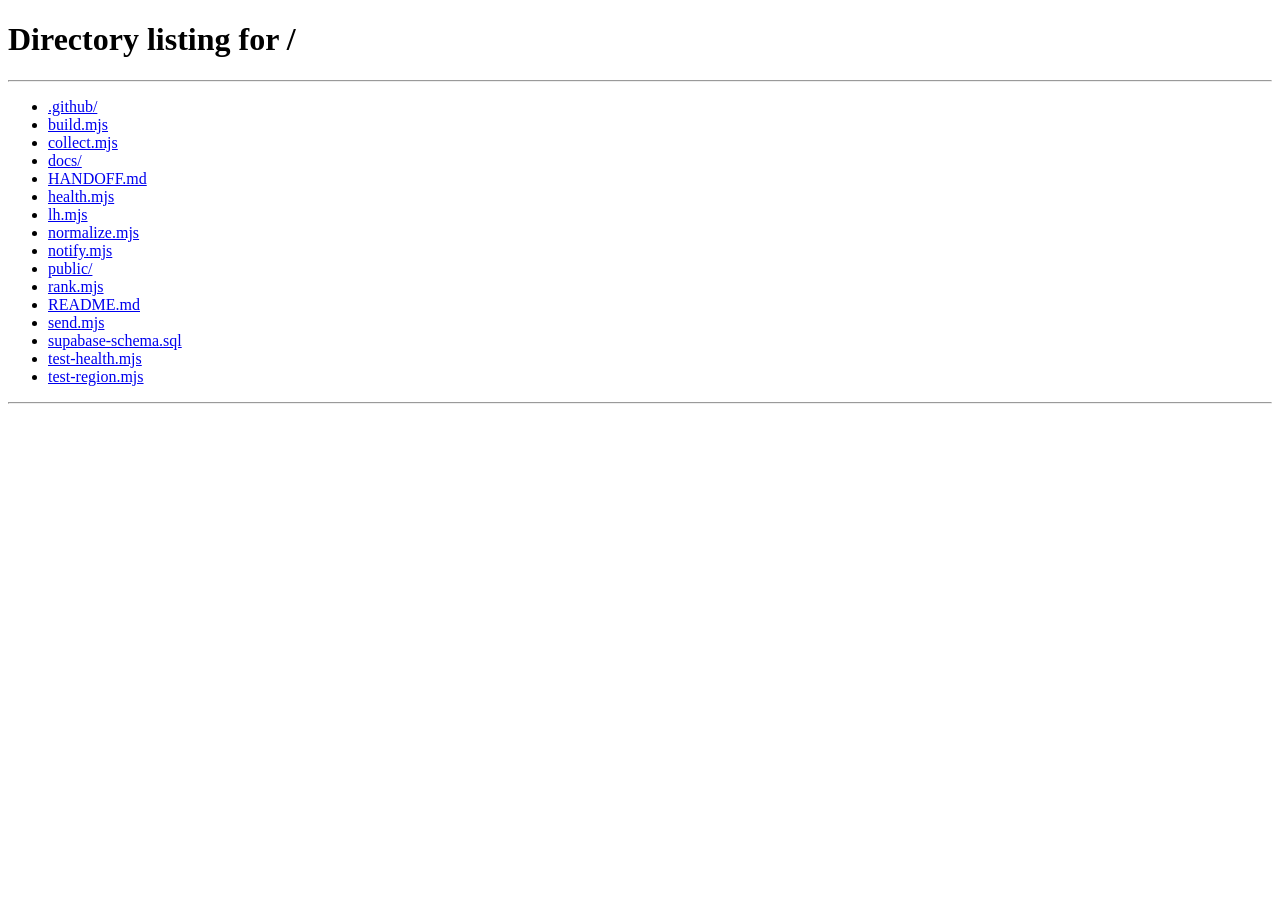
<file: docs/seoul-cheongyak/index.html>
<!doctype html>
<html lang="ko">
<head>
<meta charset="utf-8">
<title>서울·경기 청약 대시보드</title>
<meta name="robots" content="noindex">
<link rel="canonical" href="https://hhkim17.github.io/">
<meta http-equiv="refresh" content="1; url=/">
<script>location.replace('/' + location.search + location.hash);</script>
</head>
<body><p>주소가 바뀌었습니다. <a href="/">서울·경기 청약 대시보드로 이동</a></p></body>
</html>
</file>
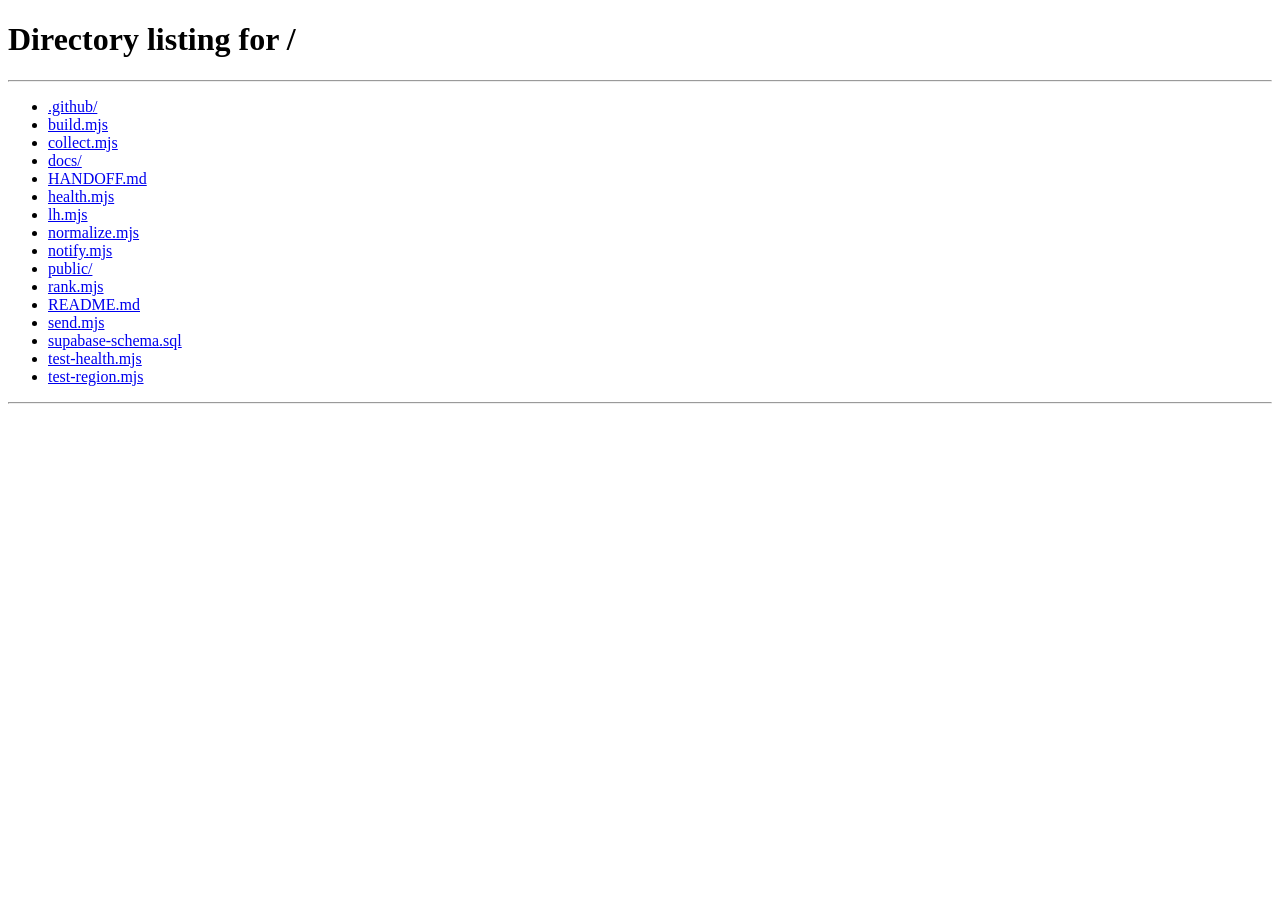
<file: public/seoul-cheongyak/index.html>
<!doctype html>
<html lang="ko">
<head>
<meta charset="utf-8">
<title>서울 청약 대시보드</title>
<meta name="robots" content="noindex">
<link rel="canonical" href="https://hhkim17.github.io/">
<meta http-equiv="refresh" content="1; url=/">
<script>location.replace('/' + location.search + location.hash);</script>
</head>
<body><p>주소가 바뀌었습니다. <a href="/">서울 청약 대시보드로 이동</a></p></body>
</html>
</file>
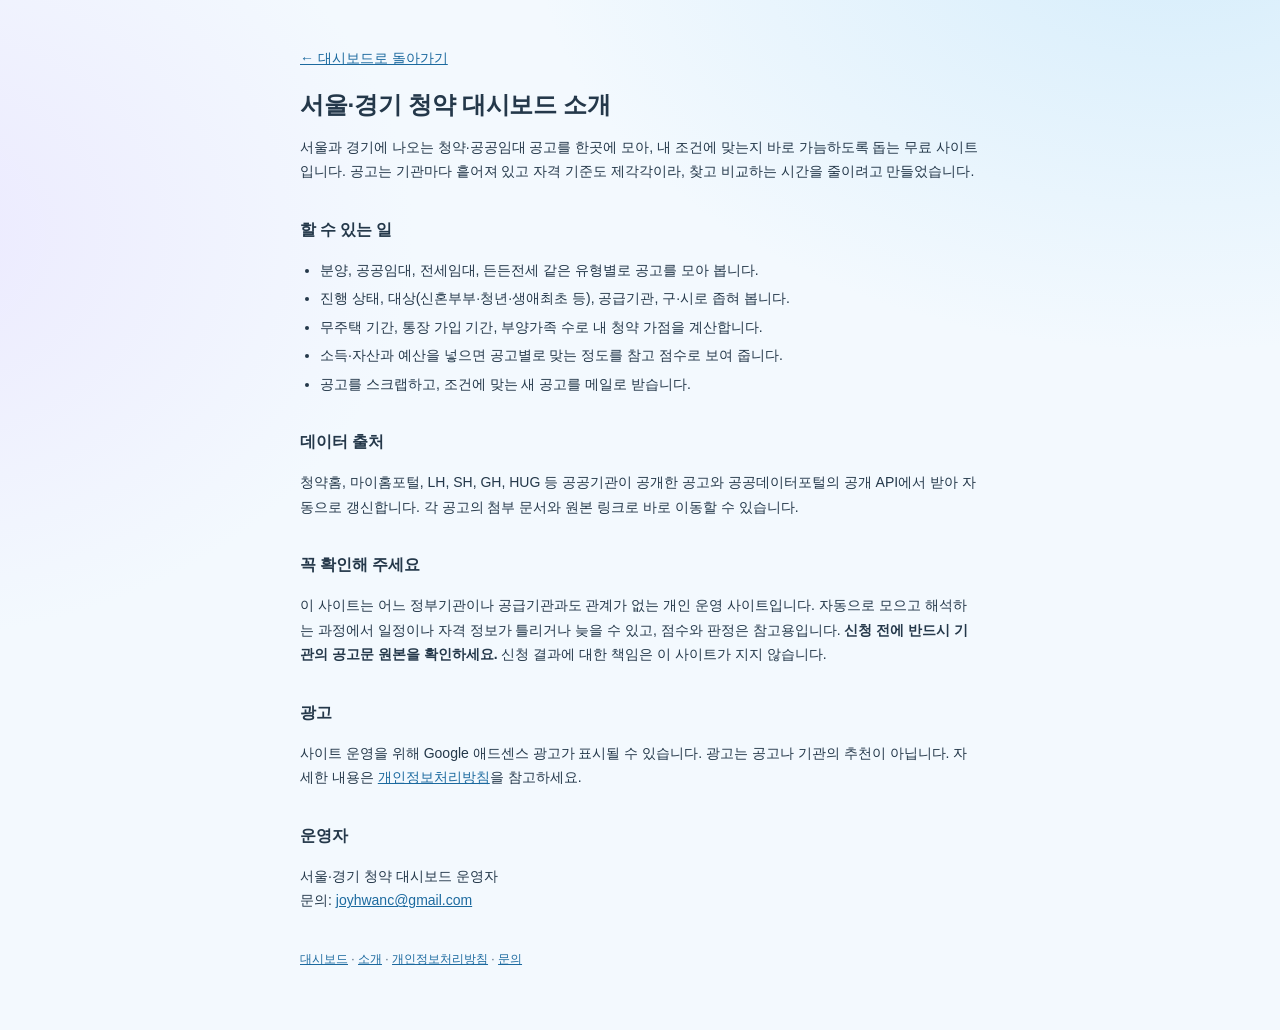
<file: docs/about.html>
<!doctype html>
<html lang="ko">
<head>
<meta charset="utf-8">
<meta name="viewport" content="width=device-width, initial-scale=1">
<title>소개 · 서울·경기 청약 대시보드</title>
<meta name="description" content="서울·경기 청약 대시보드가 무엇을 하는 사이트인지와 데이터 출처를 안내합니다.">
<link rel="stylesheet" href="styles.css">
<script>try { document.documentElement.dataset.theme = (localStorage.getItem('cheongyak.theme') || 'sky').replace('yellow', 'gray'); } catch {}</script>
</head>
<body>
<main class="doc">
<p><a href="./">← 대시보드로 돌아가기</a></p>
<h1>서울·경기 청약 대시보드 소개</h1>
<p>서울과 경기에 나오는 청약·공공임대 공고를 한곳에 모아, 내 조건에 맞는지 바로 가늠하도록 돕는 무료 사이트입니다. 공고는 기관마다 흩어져 있고 자격 기준도 제각각이라, 찾고 비교하는 시간을 줄이려고 만들었습니다.</p>

<h2>할 수 있는 일</h2>
<ul>
<li>분양, 공공임대, 전세임대, 든든전세 같은 유형별로 공고를 모아 봅니다.</li>
<li>진행 상태, 대상(신혼부부·청년·생애최초 등), 공급기관, 구·시로 좁혀 봅니다.</li>
<li>무주택 기간, 통장 가입 기간, 부양가족 수로 내 청약 가점을 계산합니다.</li>
<li>소득·자산과 예산을 넣으면 공고별로 맞는 정도를 참고 점수로 보여 줍니다.</li>
<li>공고를 스크랩하고, 조건에 맞는 새 공고를 메일로 받습니다.</li>
</ul>

<h2>데이터 출처</h2>
<p>청약홈, 마이홈포털, LH, SH, GH, HUG 등 공공기관이 공개한 공고와 공공데이터포털의 공개 API에서 받아 자동으로 갱신합니다. 각 공고의 첨부 문서와 원본 링크로 바로 이동할 수 있습니다.</p>

<h2>꼭 확인해 주세요</h2>
<p>이 사이트는 어느 정부기관이나 공급기관과도 관계가 없는 개인 운영 사이트입니다. 자동으로 모으고 해석하는 과정에서 일정이나 자격 정보가 틀리거나 늦을 수 있고, 점수와 판정은 참고용입니다. <b>신청 전에 반드시 기관의 공고문 원본을 확인하세요.</b> 신청 결과에 대한 책임은 이 사이트가 지지 않습니다.</p>

<h2>광고</h2>
<p>사이트 운영을 위해 Google 애드센스 광고가 표시될 수 있습니다. 광고는 공고나 기관의 추천이 아닙니다. 자세한 내용은 <a href="privacy.html">개인정보처리방침</a>을 참고하세요.</p>

<h2>운영자</h2>
<p>서울·경기 청약 대시보드 운영자<br>문의: <a href="mailto:joyhwanc@gmail.com">joyhwanc@gmail.com</a></p>
<p class="fineprint"><a href="./">대시보드</a> · <a href="about.html">소개</a> · <a href="privacy.html">개인정보처리방침</a> · <a href="mailto:joyhwanc@gmail.com">문의</a></p>
</main>
</body>
</html>
</file>
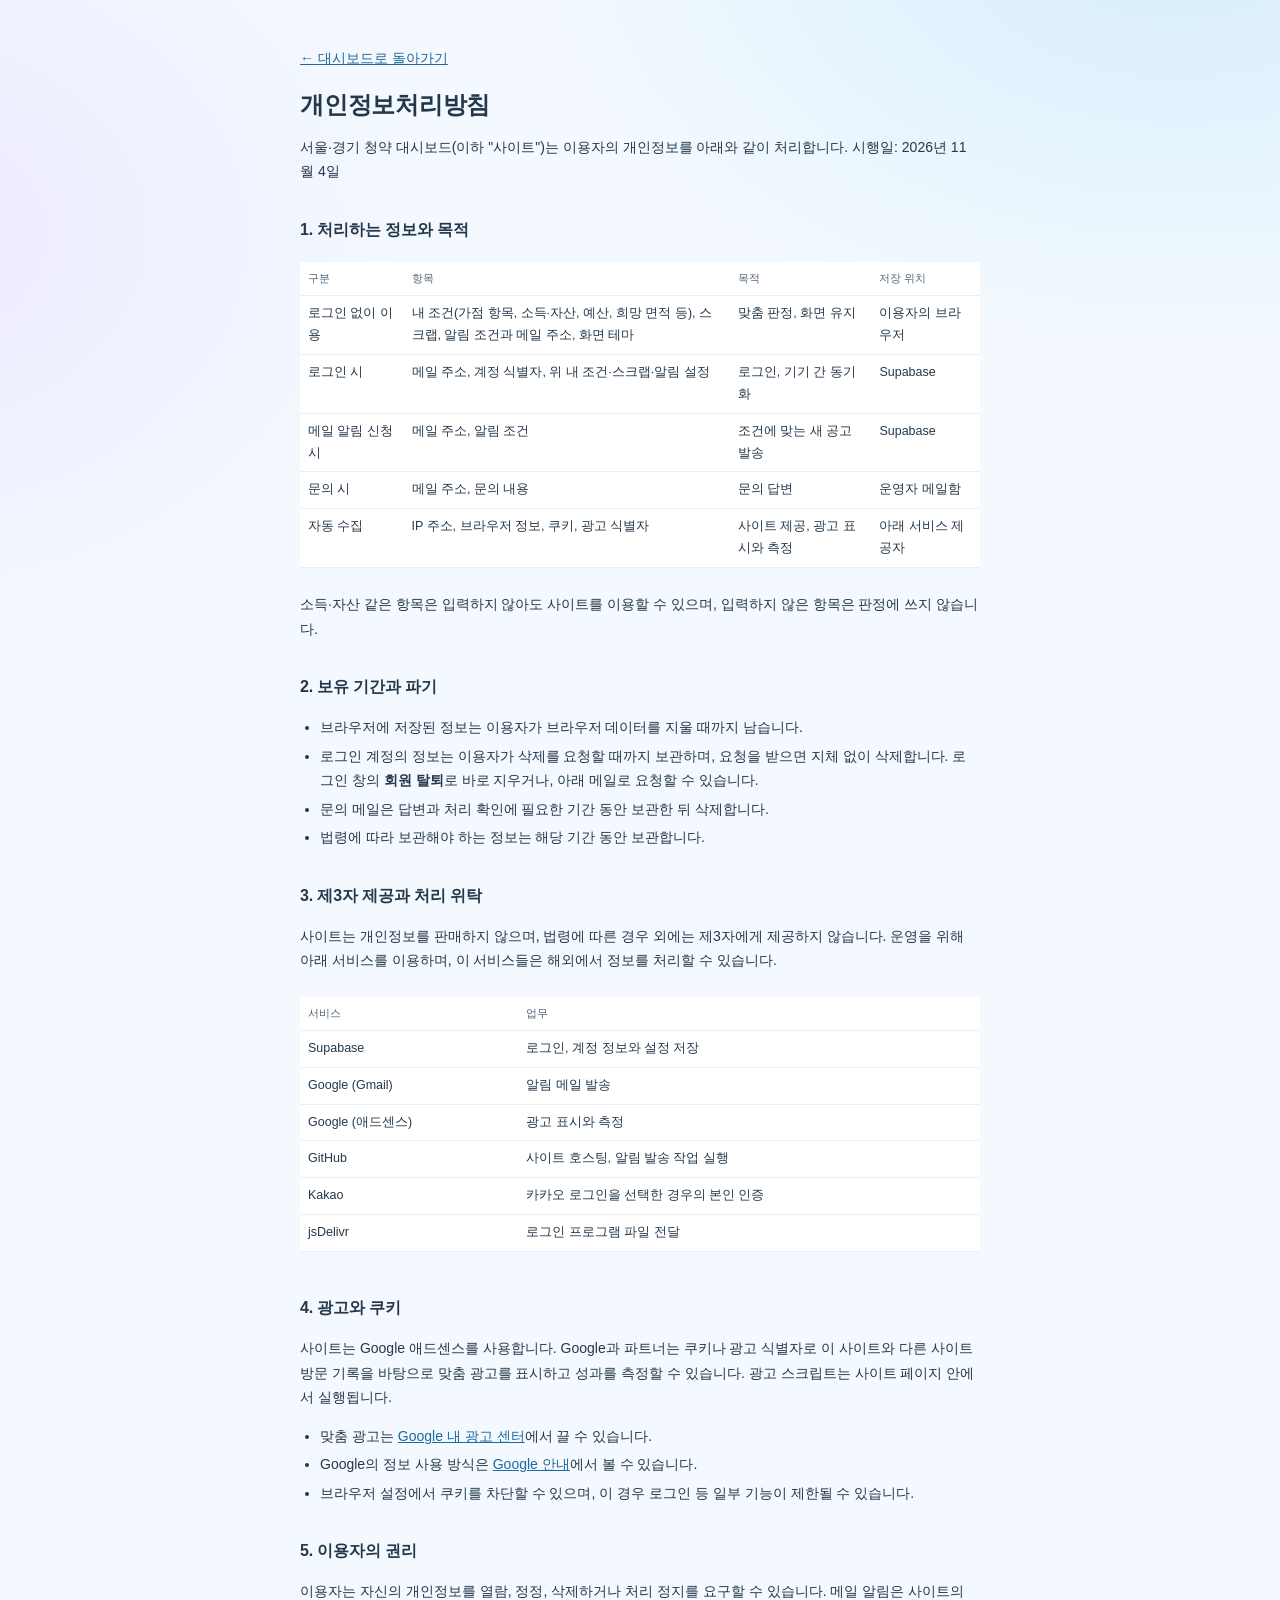
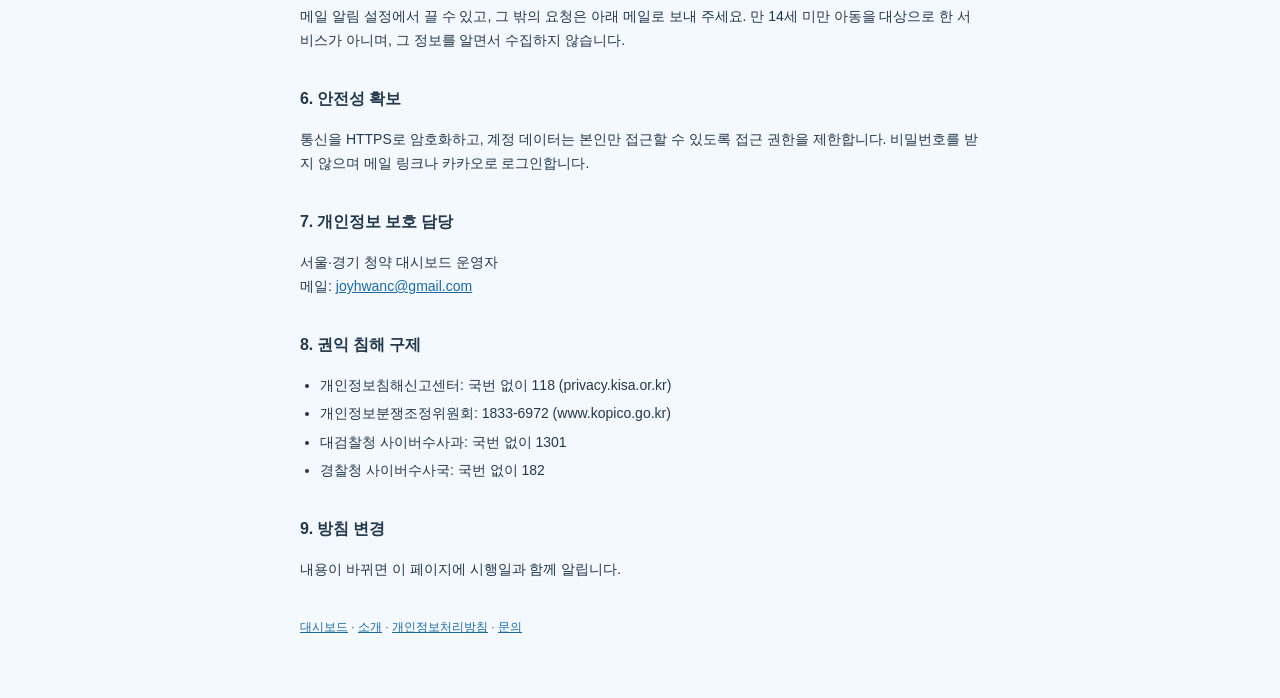
<file: docs/privacy.html>
<!doctype html>
<html lang="ko">
<head>
<meta charset="utf-8">
<meta name="viewport" content="width=device-width, initial-scale=1">
<title>개인정보처리방침 · 서울·경기 청약 대시보드</title>
<meta name="description" content="서울·경기 청약 대시보드의 개인정보 처리와 광고 쿠키 안내입니다.">
<link rel="stylesheet" href="styles.css">
<script>try { document.documentElement.dataset.theme = (localStorage.getItem('cheongyak.theme') || 'sky').replace('yellow', 'gray'); } catch {}</script>
</head>
<body>
<main class="doc">
<p><a href="./">← 대시보드로 돌아가기</a></p>
<h1>개인정보처리방침</h1>
<p>서울·경기 청약 대시보드(이하 "사이트")는 이용자의 개인정보를 아래와 같이 처리합니다. 시행일: 2026년 11월 4일</p>

<h2>1. 처리하는 정보와 목적</h2>
<div class="tablewrap"><table class="doc-table">
<thead><tr><th>구분</th><th>항목</th><th>목적</th><th>저장 위치</th></tr></thead>
<tbody>
<tr><td>로그인 없이 이용</td><td>내 조건(가점 항목, 소득·자산, 예산, 희망 면적 등), 스크랩, 알림 조건과 메일 주소, 화면 테마</td><td>맞춤 판정, 화면 유지</td><td>이용자의 브라우저</td></tr>
<tr><td>로그인 시</td><td>메일 주소, 계정 식별자, 위 내 조건·스크랩·알림 설정</td><td>로그인, 기기 간 동기화</td><td>Supabase</td></tr>
<tr><td>메일 알림 신청 시</td><td>메일 주소, 알림 조건</td><td>조건에 맞는 새 공고 발송</td><td>Supabase</td></tr>
<tr><td>문의 시</td><td>메일 주소, 문의 내용</td><td>문의 답변</td><td>운영자 메일함</td></tr>
<tr><td>자동 수집</td><td>IP 주소, 브라우저 정보, 쿠키, 광고 식별자</td><td>사이트 제공, 광고 표시와 측정</td><td>아래 서비스 제공자</td></tr>
</tbody></table></div>
<p>소득·자산 같은 항목은 입력하지 않아도 사이트를 이용할 수 있으며, 입력하지 않은 항목은 판정에 쓰지 않습니다.</p>

<h2>2. 보유 기간과 파기</h2>
<ul>
<li>브라우저에 저장된 정보는 이용자가 브라우저 데이터를 지울 때까지 남습니다.</li>
<li>로그인 계정의 정보는 이용자가 삭제를 요청할 때까지 보관하며, 요청을 받으면 지체 없이 삭제합니다. 로그인 창의 <b>회원 탈퇴</b>로 바로 지우거나, 아래 메일로 요청할 수 있습니다.</li>
<li>문의 메일은 답변과 처리 확인에 필요한 기간 동안 보관한 뒤 삭제합니다.</li>
<li>법령에 따라 보관해야 하는 정보는 해당 기간 동안 보관합니다.</li>
</ul>

<h2>3. 제3자 제공과 처리 위탁</h2>
<p>사이트는 개인정보를 판매하지 않으며, 법령에 따른 경우 외에는 제3자에게 제공하지 않습니다. 운영을 위해 아래 서비스를 이용하며, 이 서비스들은 해외에서 정보를 처리할 수 있습니다.</p>
<div class="tablewrap"><table class="doc-table">
<thead><tr><th>서비스</th><th>업무</th></tr></thead>
<tbody>
<tr><td>Supabase</td><td>로그인, 계정 정보와 설정 저장</td></tr>
<tr><td>Google (Gmail)</td><td>알림 메일 발송</td></tr>
<tr><td>Google (애드센스)</td><td>광고 표시와 측정</td></tr>
<tr><td>GitHub</td><td>사이트 호스팅, 알림 발송 작업 실행</td></tr>
<tr><td>Kakao</td><td>카카오 로그인을 선택한 경우의 본인 인증</td></tr>
<tr><td>jsDelivr</td><td>로그인 프로그램 파일 전달</td></tr>
</tbody></table></div>

<h2>4. 광고와 쿠키</h2>
<p>사이트는 Google 애드센스를 사용합니다. Google과 파트너는 쿠키나 광고 식별자로 이 사이트와 다른 사이트 방문 기록을 바탕으로 맞춤 광고를 표시하고 성과를 측정할 수 있습니다. 광고 스크립트는 사이트 페이지 안에서 실행됩니다.</p>
<ul>
<li>맞춤 광고는 <a href="https://myadcenter.google.com/" target="_blank" rel="noopener">Google 내 광고 센터</a>에서 끌 수 있습니다.</li>
<li>Google의 정보 사용 방식은 <a href="https://policies.google.com/technologies/partner-sites" target="_blank" rel="noopener">Google 안내</a>에서 볼 수 있습니다.</li>
<li>브라우저 설정에서 쿠키를 차단할 수 있으며, 이 경우 로그인 등 일부 기능이 제한될 수 있습니다.</li>
</ul>

<h2>5. 이용자의 권리</h2>
<p>이용자는 자신의 개인정보를 열람, 정정, 삭제하거나 처리 정지를 요구할 수 있습니다. 메일 알림은 사이트의 메일 알림 설정에서 끌 수 있고, 그 밖의 요청은 아래 메일로 보내 주세요. 만 14세 미만 아동을 대상으로 한 서비스가 아니며, 그 정보를 알면서 수집하지 않습니다.</p>

<h2>6. 안전성 확보</h2>
<p>통신을 HTTPS로 암호화하고, 계정 데이터는 본인만 접근할 수 있도록 접근 권한을 제한합니다. 비밀번호를 받지 않으며 메일 링크나 카카오로 로그인합니다.</p>

<h2>7. 개인정보 보호 담당</h2>
<p>서울·경기 청약 대시보드 운영자<br>메일: <a href="mailto:joyhwanc@gmail.com">joyhwanc@gmail.com</a></p>

<h2>8. 권익 침해 구제</h2>
<ul>
<li>개인정보침해신고센터: 국번 없이 118 (privacy.kisa.or.kr)</li>
<li>개인정보분쟁조정위원회: 1833-6972 (www.kopico.go.kr)</li>
<li>대검찰청 사이버수사과: 국번 없이 1301</li>
<li>경찰청 사이버수사국: 국번 없이 182</li>
</ul>

<h2>9. 방침 변경</h2>
<p>내용이 바뀌면 이 페이지에 시행일과 함께 알립니다.</p>
<p class="fineprint"><a href="./">대시보드</a> · <a href="about.html">소개</a> · <a href="privacy.html">개인정보처리방침</a> · <a href="mailto:joyhwanc@gmail.com">문의</a></p>
</main>
</body>
</html>
</file>
<file: docs/styles.css>
:root {
  color-scheme: light;
  --bg: #f3f9fe; --bg-2: #ffffff; --bg-3: #e9f4fc;
  --line: #d3e7f5; --line-soft: #e4f1fa;
  --text: #24384a; --text-2: #456074; --text-3: #4e667a;
  --accent: #1c6a9f; --accent-soft: #e0f1fc;
  --fill: #aeddf7; --ink: #123a56; --glow: #e8e2ff;
  --good: #1a7a53; --good-soft: #e2f6ec;
  --warn: #8f6200; --warn-soft: #fdf3d6;
  --hot: #bb3d33; --hot-soft: #fdeae7;
  --on-accent: #fff;
  --wash-a: color-mix(in srgb, var(--fill) 42%, transparent);
  --wash-b: color-mix(in srgb, var(--glow) 70%, transparent);
  --scrim: color-mix(in srgb, var(--text) 24%, transparent);
  --radius: 18px;
  --scene: #d9e9f4; --lights: #fff3c4;
  --soft: 0 4px 18px color-mix(in srgb, var(--accent) 7%, transparent);
  --float: 0 14px 40px color-mix(in srgb, var(--accent) 15%, transparent);
}
:root[data-theme="pink"] {
  --bg: #fff6f9; --bg-3: #fdeff4;
  --line: #f6dce7; --line-soft: #fbeaf1;
  --text: #46283a; --text-2: #72526a; --text-3: #85647a;
  --accent: #ad3a70; --accent-soft: #fde6f0;
  --fill: #f9c6da; --ink: #5c1a3c; --glow: #ffe8d9;
}
:root[data-theme="lime"] {
  --bg: #f6fbef; --bg-3: #eef6e2;
  --line: #dcebc8; --line-soft: #e9f3dc;
  --text: #2c3b22; --text-2: #546848; --text-3: #637555;
  --accent: #47731c; --accent-soft: #e8f6d6;
  --fill: #c9ea9f; --ink: #2b4a10; --glow: #fbf5c8;
}
:root[data-theme="blossom"] {
  /* 벚꽃 — 꽃잎은 바탕에, 나무껍질의 자줏빛은 글자에 */
  --bg: #fff8f9; --bg-2: #fffdfd; --bg-3: #fdf0f3;
  --line: #f5dde4; --line-soft: #faeaee;
  --text: #4a2b36; --text-2: #70505c; --text-3: #7c5a67;
  --accent: #a8345f; --accent-soft: #fde7ee;
  --fill: #ffc7d7; --ink: #5e1b38; --glow: #fff0e3;
  --scene: #fbdbe5;
  --radius: 22px;
}
:root[data-theme="forest"] {
  /* 숲 — 이끼색 안개 위에 짙은 전나무색, 주 버튼까지 짙게 눌러 벚꽃과 무게를 달리한다 */
  --bg: #f0f4ec; --bg-2: #fcfdf9; --bg-3: #e6eee0;
  --line: #d2dfc9; --line-soft: #e2eadb;
  --text: #1f3325; --text-2: #40594a; --text-3: #4a6152;
  --accent: #2c6641; --accent-soft: #dcebd9;
  --fill: #2f6b45; --ink: #f5faf0; --glow: #f6f0cf;
  --wash-a: color-mix(in srgb, var(--glow) 75%, transparent);
  --wash-b: rgb(185 211 174 / .35);
  --scene: #d6e3cf;
  --radius: 14px;
}
:root[data-theme="gray"] {
  --bg: #f6f6f7; --bg-3: #eeeff1;
  --line: #e0e1e5; --line-soft: #ebecef;
  --text: #2d3036; --text-2: #55585f; --text-3: #62656d;
  --accent: #4d5260; --accent-soft: #e8e9ed;
  --fill: #d5d7dd; --ink: #2b2e36; --glow: #eceef3;
}
:root[data-theme="cloud"] {
  /* 구름 — 흐린 하늘색 바탕 위로 흰 구름이 카드 뒤를 천천히 지나간다 */
  --bg: #e9eff5; --bg-3: #dfe7ef;
  --line: #d3dde7; --line-soft: #e2e9f0;
  --text: #2b3642; --text-2: #46535f; --text-3: #505e6c;
  --accent: #465d74; --accent-soft: #dfe8f1;
  --fill: #c9d6e3; --ink: #25323f; --glow: #f5ecf0;
  --scene: #ffffff;
  --radius: 24px;
}
/* 다크 모드 — 바탕은 테마 색을 머금은 어두운 색, 글자와 강조는 파스텔을 그대로 쓴다 */
@media (prefers-color-scheme: dark) {
  :root {
    color-scheme: dark;
    --bg: #10181f; --bg-2: #18232c; --bg-3: #202e39;
    --line: #2f404d; --line-soft: #263540;
    --text: #e6f1f8; --text-2: #aac0cf; --text-3: #8fa6b6;
    --accent: #9ed4f3; --accent-soft: #1f3b4f;
    --fill: #aeddf7; --ink: #123a56; --glow: #2a2547;
    --good: #6fdcae; --good-soft: #163a2b;
    --warn: #f0c864; --warn-soft: #3f3110;
    --hot: #ff9d94; --hot-soft: #45211d;
    --on-accent: var(--ink);
    --scene: #1c2a35; --lights: #3a3a2c;
    --wash-a: color-mix(in srgb, var(--accent) 9%, transparent);
    --wash-b: color-mix(in srgb, var(--glow) 55%, transparent);
    --scrim: rgb(0 0 0 / .55);
    --soft: 0 4px 18px rgb(0 0 0 / .22);
    --float: 0 14px 40px rgb(0 0 0 / .42);
  }
  :root[data-theme="pink"] {
    --bg: #1c1218; --bg-2: #281a22; --bg-3: #33222c;
    --line: #4a3340; --line-soft: #3b2933;
    --text: #f8e8ef; --text-2: #d0b0c0; --text-3: #b795a7;
    --accent: #f6b6d0; --accent-soft: #4a2439;
    --fill: #f9c6da; --ink: #5c1a3c; --glow: #3a2620;
  }
  :root[data-theme="lime"] {
    --bg: #131a0f; --bg-2: #1c2617; --bg-3: #25311e;
    --line: #37472d; --line-soft: #2c3a24;
    --text: #ecf5e2; --text-2: #b4c6a4; --text-3: #9aad8a;
    --accent: #c0e78f; --accent-soft: #2c421a;
    --fill: #c9ea9f; --ink: #2b4a10; --glow: #2f2d14;
  }
  :root[data-theme="blossom"] {
    /* 밤벚꽃 */
    --bg: #1a1219; --bg-2: #251a24; --bg-3: #2f222e;
    --line: #4a3546; --line-soft: #3b2a38;
    --text: #fbeef2; --text-2: #d6b7c4; --text-3: #bc9aaa;
    --accent: #ffb7cd; --accent-soft: #4b2439;
    --fill: #ffc7d7; --ink: #5e1b38; --glow: #2a2036;
    --scene: #3f2636;
  }
  :root[data-theme="forest"] {
    /* 밤의 숲 */
    --bg: #0e1712; --bg-2: #16211a; --bg-3: #1e2c23;
    --line: #304235; --line-soft: #26362b;
    --text: #e9f2e6; --text-2: #afc4ad; --text-3: #93aa92;
    --accent: #a8d8a0; --accent-soft: #213c2a;
    --fill: #a8d8a0; --ink: #12301c; --glow: #1c2c22;
    --wash-a: color-mix(in srgb, var(--accent) 8%, transparent);
    --wash-b: color-mix(in srgb, var(--glow) 60%, transparent);
    --scene: #1a2a20;
  }
  :root[data-theme="gray"] {
    --bg: #16171a; --bg-2: #1f2024; --bg-3: #292b30;
    --line: #3a3c43; --line-soft: #303238;
    --text: #eeeff2; --text-2: #bcbec6; --text-3: #a0a2ab;
    --accent: #d0d3dc; --accent-soft: #363842;
    --fill: #d5d7dd; --ink: #2b2e36; --glow: #26272d;
  }
  :root[data-theme="cloud"] {
    /* 밤 구름 */
    --bg: #141a22; --bg-2: #1d2530; --bg-3: #27303c;
    --line: #38434f; --line-soft: #2e3844;
    --text: #e9eef4; --text-2: #b4c0cc; --text-3: #9aa7b4;
    --accent: #c0d2e4; --accent-soft: #2f3d4c;
    --fill: #c9d6e3; --ink: #25323f; --glow: #232232;
    --scene: #222c38;
  }
}
::selection { background: var(--fill); color: var(--ink); }
* { scrollbar-color: var(--fill) transparent; }
* { box-sizing: border-box; }
[hidden] { display: none !important; }  /* .setup의 display:grid가 [hidden]을 덮어쓰는 것을 막는다 */
html, body { margin: 0; padding: 0; }
body {
  background:
    radial-gradient(70vw 46vw at 92% -8%, var(--wash-a), transparent 72%),
    radial-gradient(56vw 44vw at -8% 26%, var(--wash-b), transparent 72%),
    var(--bg);
  background-attachment: fixed;
  color: var(--text);
  font: 14px/1.55 -apple-system, BlinkMacSystemFont, "Pretendard", "Apple SD Gothic Neo", "Noto Sans KR", sans-serif;
  -webkit-font-smoothing: antialiased;
}
/* 테마 풍경 — 카드 뒤에 가만히 두고, 글자가 얹혀도 대비가 유지되는 색(--scene)만 쓴다 */
:root:is([data-theme="city"], [data-theme="blossom"], [data-theme="forest"]) body::before {
  content: ''; position: fixed; z-index: -1; pointer-events: none; background: var(--scene);
}
:root[data-theme="blossom"] body::before {
  top: 52px; right: 0; width: min(78vw, 980px); aspect-ratio: 900 / 460;
  -webkit-mask: url(scene-blossom.svg) right top / contain no-repeat; mask: url(scene-blossom.svg) right top / contain no-repeat;
}
:root:is([data-theme="city"], [data-theme="forest"]) body::before { left: 0; right: 0; bottom: 0; height: min(44vh, 400px); }
:root[data-theme="forest"] body::before {
  -webkit-mask: url(scene-forest.svg) left bottom / auto 100% repeat-x; mask: url(scene-forest.svg) left bottom / auto 100% repeat-x;
}
:root[data-theme="city"] { --radius: 12px; }
:root[data-theme="city"] body::before {
  -webkit-mask: url(scene-city.svg) left bottom / auto 100% repeat-x; mask: url(scene-city.svg) left bottom / auto 100% repeat-x;
}
/* 도시는 내려앉는 것 대신 창문에 불이 켜진다 */
:root[data-theme="city"] body::after {
  content: ''; position: fixed; left: 0; right: 0; bottom: 0; height: min(44vh, 400px); z-index: -1; pointer-events: none;
  background: var(--lights);
  -webkit-mask: url(scene-city-lights.svg) left bottom / auto 100% repeat-x; mask: url(scene-city-lights.svg) left bottom / auto 100% repeat-x;
  animation: lightsOn 2.4s ease-out both;
}
@keyframes lightsOn { from { opacity: 0; } }
/* 구름은 두 겹이 서로 다른 빠르기로 흐른다. 카드 뒤에서만 움직여 글을 가리지 않는다 */
:root[data-theme="cloud"] body::before, :root[data-theme="cloud"] body::after {
  content: ''; position: fixed; z-index: -1; pointer-events: none; top: 0; bottom: 0; left: 0;
  background: var(--scene); will-change: transform;
}
:root[data-theme="cloud"] body::before {
  width: calc(100% + 1600px);
  -webkit-mask: url(scene-cloud.svg) 0 0 / 1600px 900px repeat; mask: url(scene-cloud.svg) 0 0 / 1600px 900px repeat;
  animation: driftBig 220s linear infinite;
}
:root[data-theme="cloud"] body::after {
  width: calc(100% + 1040px); opacity: .55;
  -webkit-mask: url(scene-cloud.svg) 300px 140px / 1040px 585px repeat; mask: url(scene-cloud.svg) 300px 140px / 1040px 585px repeat;
  animation: driftSmall 130s linear infinite;
}
@keyframes driftBig { from { transform: translateX(-1600px); } to { transform: none; } }
@keyframes driftSmall { from { transform: translateX(-1040px); } to { transform: none; } }
/* 켜거나 고를 때 한 번만 꽃잎·나뭇잎이 내려앉고 사라진다. 계속 날리면 표를 읽는 데 방해된다 */
:root:is([data-theme="blossom"], [data-theme="forest"]) body::after {
  content: ''; position: fixed; inset: 0; z-index: 10; pointer-events: none; opacity: 0;
  background-size: 960px auto, 1200px auto;
  animation: settle 13s linear both;
}
:root[data-theme="blossom"] body::after { background-image: url(fall-petal.svg), url(fall-petal.svg); }
:root[data-theme="forest"] body::after { background-image: url(fall-leaf.svg), url(fall-leaf.svg); }
@keyframes settle {
  0% { opacity: 0; background-position: 0 -260px, 380px -180px; }
  12%, 80% { opacity: .9; }
  100% { opacity: 0; background-position: 150px 620px, 180px 1020px; }
}
@media (prefers-reduced-motion: reduce) {
  :root:is([data-theme="blossom"], [data-theme="forest"]) body::after { display: none; }
  :root[data-theme="city"] body::after { animation: none; }
  :root[data-theme="cloud"] body::before, :root[data-theme="cloud"] body::after { animation: none; }
}
h1, h2, h3 { margin: 0; font-weight: 650; letter-spacing: -0.01em; }
a { color: var(--accent); }
button { font: inherit; cursor: pointer; border-radius: 12px; border: 1px solid transparent; }
button.primary { background: var(--fill); color: var(--ink); padding: 10px 18px; font-weight: 600; }
button.primary:hover { filter: saturate(1.2) brightness(.97); }
.ghost { background: var(--bg-2); color: var(--text); border: 1px solid var(--line); padding: 7px 13px; }
.ghost:hover { border-color: var(--accent); background: var(--accent-soft); }
button.small { padding: 5px 10px; font-size: 12px; }
input, select {
  font: inherit; background: var(--bg-3); color: var(--text);
  border: 1px solid var(--line); border-radius: 12px; padding: 8px 10px; width: 100%;
}
input:focus, select:focus { outline: 3px solid var(--accent-soft); border-color: var(--accent); }
.field { display: flex; flex-direction: column; gap: 5px; }
.field > span { font-size: 12px; color: var(--text-2); }
.hint { font-weight: 400; color: var(--text-3); font-size: 12px; }
.lead { color: var(--text-2); }
.lead.small { font-size: 13px; }
.fineprint { font-size: 12px; color: var(--text-3); }
code { background: var(--bg-3); padding: 1px 5px; border-radius: 4px; font-size: 12px; }

/* ── 인증키 화면 ───────────────────────────── */
.setup { min-height: 100vh; display: grid; place-items: center; padding: 24px; }
.setup-card { width: min(560px, 100%); background: var(--bg-2); border: 1px solid var(--line); border-radius: 24px; padding: 32px; box-shadow: var(--float); }
.setup-card h1 { font-size: 22px; margin-bottom: 8px; }
.steps { color: var(--text-2); padding-left: 20px; line-height: 2; font-size: 13px; margin: 18px 0; }
.setup-card .field { margin: 18px 0 14px; }
.msg { min-height: 20px; font-size: 13px; margin: 10px 0; }
.msg.err { color: var(--hot); }
.msg.ok { color: var(--good); }
.msg.warn { padding: 11px 13px; background: var(--hot-soft); border-radius: 12px; line-height: 1.55; color: var(--text-2); }
.msg.warn b { color: var(--text-1); }
.msg.warn a { color: var(--accent); }

/* ── 상단바 ────────────────────────────────── */
.topbar {
  position: sticky; top: 0; z-index: 20;
  display: flex; justify-content: space-between; align-items: center; gap: 16px;
  padding: 12px 20px; background: color-mix(in srgb, var(--bg-2) 72%, transparent); backdrop-filter: blur(14px); -webkit-backdrop-filter: blur(14px); border-bottom: 1px solid var(--line-soft);
}
.brand { display: flex; gap: 12px; align-items: center; }
.logo { font-size: 26px; }
.topbar h1 { font-size: 17px; }
.status { margin: 2px 0 0; font-size: 12px; color: var(--text-3); }
.topbar-actions { display: flex; gap: 8px; flex-shrink: 0; align-items: center; }
.theme-pick { display: flex; gap: 2px; margin-right: 6px; }
.topbar-actions .swatch {
  flex: none; width: 30px; height: 30px; padding: 0; border: 0; background: none; border-radius: 50%;
  display: grid; place-items: center;
}
.swatch i { display: grid; place-items: center; width: 20px; height: 20px; border-radius: 50%; border: 1px solid rgb(0 0 0 / .1); transition: transform .15s; }
.swatch svg { width: 14px; height: 14px; opacity: 0; transition: opacity .15s; }
/* 다시 누르면 무엇이 되는지 미리 비쳐 보인다 */
.swatch:hover svg, .swatch:focus-visible svg { opacity: .45; }
.swatch.special svg { opacity: 1; }
.swatch:hover i { transform: scale(1.12); }
.swatch[aria-pressed="true"] { box-shadow: inset 0 0 0 2px var(--accent); }
.swatch:focus-visible { outline: 2px solid var(--accent); outline-offset: 1px; }
.topbar-actions button { white-space: nowrap; }
/* 좁은 화면에서 버튼 글자가 세로로 한 자씩 쪼개지지 않게 줄을 바꿔 놓는다 */
@media (max-width: 560px) {
  .topbar { flex-wrap: wrap; gap: 10px; padding: 10px 14px; }
  .topbar .brand { flex: 1 1 100%; }
  .topbar-actions { width: 100%; flex-wrap: wrap; }
  .topbar-actions button { flex: 1 1 auto; min-width: 0; padding: 9px 12px; }
}

/* ── 레이아웃 ──────────────────────────────── */
.layout { display: grid; grid-template-columns: 250px 1fr; gap: 20px; padding: 20px; align-items: start; max-width: 1500px; margin: 0 auto; }
@media (max-width: 900px) { .layout { grid-template-columns: 1fr; } .rail { position: static !important; max-height: none !important; overflow: visible !important; } }
.rail { position: sticky; top: 72px; display: flex; flex-direction: column; gap: 16px; max-height: calc(100dvh - 96px); overflow-y: auto; overscroll-behavior: contain; }
.filter-group h3 { font-size: 12px; color: var(--text-3); text-transform: uppercase; letter-spacing: .06em; margin-bottom: 8px; }
.chips { display: flex; flex-wrap: wrap; gap: 6px; }
.chips.scroll { max-height: 168px; overflow-y: auto; padding-right: 4px; }
.chip {
  font-size: 12px; padding: 5px 10px; border-radius: 999px;
  background: var(--bg-2); border: 1px solid var(--line); color: var(--text-2);
}
.chip:hover { border-color: var(--accent); }
.chip.on { background: var(--accent-soft); border-color: var(--accent); color: var(--accent); font-weight: 600; }
.toggle { display: flex; align-items: center; gap: 8px; font-size: 13px; color: var(--text-2); cursor: pointer; }
.toggle input { width: auto; }

.me-card { background: var(--bg-2); border: 1px solid var(--line-soft); border-radius: var(--radius); padding: 16px; box-shadow: var(--soft); }
.me-card .big { font-size: 26px; font-weight: 700; letter-spacing: -.02em; }
.me-card .sub { font-size: 12px; color: var(--text-3); }
.me-card .row { display: flex; justify-content: space-between; font-size: 12px; color: var(--text-2); margin-top: 6px; }

/* ── 콘텐츠 ────────────────────────────────── */
.banner { background: color-mix(in srgb, var(--warn) 14%, var(--bg-2)); border: 1px solid color-mix(in srgb, var(--warn) 45%, var(--bg-2)); color: var(--text); padding: 10px 14px; border-radius: 10px; font-size: 13px; margin-bottom: 14px; }
.summary { display: flex; gap: 10px; flex-wrap: wrap; margin-bottom: 14px; }
.stat { background: var(--bg-2); border: 1px solid var(--line-soft); border-radius: 14px; padding: 10px 14px; min-width: 106px; }
.stat b { display: block; font-size: 20px; letter-spacing: -.02em; }
.stat span { font-size: 11px; color: var(--text-3); }

.cards { display: grid; grid-template-columns: repeat(auto-fill, minmax(340px, 1fr)); gap: 14px; }
.card {
  background: var(--bg-2); border: 1px solid var(--line-soft); border-radius: var(--radius);
  padding: 18px; display: flex; flex-direction: column; gap: 10px; cursor: pointer; box-shadow: var(--soft);
  transition: border-color .2s, transform .2s cubic-bezier(.16,1,.3,1), box-shadow .2s;
}
.card:hover { border-color: var(--fill); transform: translateY(-3px); box-shadow: var(--float); }
.card-head { display: flex; justify-content: space-between; gap: 10px; align-items: flex-start; }
.card h3 { font-size: 15px; line-height: 1.35; }
.card .where { font-size: 12px; color: var(--text-3); margin-top: 3px; }
.match { text-align: right; flex-shrink: 0; }
.match b { font-size: 20px; letter-spacing: -.02em; }
.match span { display: block; font-size: 10px; color: var(--text-3); }
.match.hi b { color: var(--good); }
.match.mid b { color: var(--warn); }
.match.lo b { color: var(--text-3); }

.badges { display: flex; flex-wrap: wrap; gap: 5px; }
.badge { font-size: 11px; padding: 3px 9px; border-radius: 999px; background: var(--bg-3); color: var(--text-2); border: 1px solid var(--line-soft); }
.badge.live { background: var(--good-soft); color: var(--good); border-color: transparent; }
.badge.soon { background: var(--warn-soft); color: var(--warn); border-color: transparent; }
.badge.done { background: var(--bg-3); color: var(--text-3); }
.badge.hot { background: var(--hot-soft); color: var(--hot); border-color: transparent; }
.badge.tag { background: var(--accent-soft); color: var(--accent); border-color: transparent; }

.kv { display: grid; grid-template-columns: repeat(2, 1fr); gap: 8px 12px; font-size: 12px; }
.kv div span { display: block; color: var(--text-3); font-size: 11px; }
.kv div b { font-weight: 600; letter-spacing: -.01em; }
.reasons { display: flex; flex-wrap: wrap; gap: 4px; }
.reason { font-size: 11px; color: var(--text-2); background: var(--bg-3); border-radius: 999px; padding: 2px 8px; }
.reason.neg { color: var(--hot); background: transparent; border: 1px dashed var(--line); }

.empty { text-align: center; padding: 60px 20px; color: var(--text-3); }

/* ── 상세 패널 ─────────────────────────────── */
.drawer, .modal { position: fixed; inset: 0; z-index: 50; }
.drawer-scrim, .modal-scrim { position: absolute; inset: 0; background: var(--scrim); backdrop-filter: blur(3px); -webkit-backdrop-filter: blur(3px); }
.drawer-panel {
  position: absolute; right: 0; top: 0; bottom: 0; width: min(720px, 100%);
  background: var(--bg-2); border-left: 1px solid var(--line-soft); overflow-y: auto; padding: 24px; border-radius: 24px 0 0 24px; box-shadow: var(--float);
}
.drawer-panel h2 { font-size: 20px; }
.drawer-panel section { margin-top: 24px; }
.drawer-panel section > h3 { font-size: 13px; color: var(--text-3); text-transform: uppercase; letter-spacing: .06em; margin-bottom: 10px; }
.close-x { position: absolute; right: 18px; top: 18px; background: var(--bg-3); border: 1px solid var(--line); width: 30px; height: 30px; border-radius: 50%; color: var(--text-2); }

table { width: 100%; border-collapse: collapse; font-size: 12.5px; }
th, td { text-align: right; padding: 7px 8px; border-bottom: 1px solid var(--line-soft); white-space: nowrap; }
th { color: var(--text-3); font-weight: 500; font-size: 11px; }
th:first-child, td:first-child { text-align: left; }
tr.fit td { background: rgba(53,196,138,.08); }
tr.over td:nth-child(n+4) { color: var(--text-3); }
.tablewrap { overflow-x: auto; }

.timeline { display: flex; flex-direction: column; gap: 0; }
.tl { display: grid; grid-template-columns: 20px 1fr auto; gap: 10px; align-items: start; padding: 7px 0; }
.tl .dot { width: 9px; height: 9px; border-radius: 50%; background: var(--line); margin-top: 6px; justify-self: center; }
.tl.past .dot { background: var(--text-3); }
.tl.now .dot { background: var(--good); box-shadow: 0 0 0 4px rgba(53,196,138,.2); }
.tl.next .dot { background: var(--accent); }
.tl .lbl { font-size: 13px; }
.tl .dt { font-size: 12px; color: var(--text-2); font-variant-numeric: tabular-nums; }
.tl.now .lbl { font-weight: 650; }

/* ── 모달 ──────────────────────────────────── */
.modal-panel {
  position: absolute; left: 50%; top: 50%; transform: translate(-50%, -50%);
  width: min(640px, calc(100% - 32px)); max-height: 88vh; overflow-y: auto;
  background: var(--bg-2); border: 1px solid var(--line-soft); border-radius: 24px; padding: 26px; box-shadow: var(--float);
}
.modal-panel h2 { font-size: 19px; margin-bottom: 6px; }
fieldset { border: 1px solid var(--line-soft); border-radius: 16px; padding: 14px; margin: 16px 0 0; }
legend { font-size: 12px; color: var(--text-2); padding: 0 6px; }
.grid3 { display: grid; grid-template-columns: repeat(3, 1fr); gap: 10px; }
@media (max-width: 560px) { .grid3 { grid-template-columns: 1fr; } }
.score-out { margin-top: 12px; padding: 10px 12px; background: var(--bg-3); border-radius: 12px; font-size: 13px; }
.score-out b { font-size: 18px; color: var(--accent); }
.modal-actions { display: flex; gap: 8px; justify-content: flex-end; margin-top: 20px; }

/* ── 코너 탭 ────────────────────────────────── */
.corners { display: flex; gap: 6px; flex-wrap: wrap; margin-bottom: 10px; }
.corner-tab {
  display: flex; align-items: center; gap: 7px;
  background: var(--bg-2); border: 1px solid var(--line-soft); color: var(--text-2);
  padding: 8px 14px; border-radius: 999px; font-size: 13px; white-space: nowrap;
}
.corner-tab:hover { border-color: var(--accent); }
.corner-tab.on { background: var(--accent-soft); border-color: var(--accent); color: var(--accent); font-weight: 650; }
.corner-tab .n { font-size: 11px; background: var(--bg-3); border-radius: 999px; padding: 1px 7px; color: var(--text-3); }
.corner-tab.on .n { background: var(--accent); color: var(--on-accent); }
.corner-tab.empty { opacity: .45; }
.corner-desc { margin: 0 0 14px; font-size: 12.5px; color: var(--text-3); }

a.btnlike { text-decoration: none; display: inline-flex; align-items: center; border-radius: 12px; }

/* 첨부 공고문 */
.files { display: flex; flex-direction: column; gap: 6px; }
.file {
  display: flex; align-items: center; gap: 9px; text-decoration: none;
  background: var(--bg-3); border: 1px solid var(--line-soft); border-radius: 12px;
  padding: 9px 12px; color: var(--text); font-size: 13px;
}
.file:hover { border-color: var(--accent); }
.file .ico { font-size: 15px; }
.file .nm { overflow: hidden; text-overflow: ellipsis; white-space: nowrap; }
.file .go { margin-left: auto; color: var(--text-3); font-size: 11px; }

.rent-note { font-size: 12px; color: var(--text-2); }

/* 도움말 */
details.help { margin-top: 12px; font-size: 12.5px; color: var(--text-2); }
details.help summary { cursor: pointer; color: var(--accent); font-size: 12.5px; }
details.help ul { margin: 10px 0 6px; padding-left: 18px; line-height: 1.75; }
details.help li { margin-bottom: 4px; }
details.help b { color: var(--text); }
details.help p { margin: 6px 0 0; font-size: 12px; color: var(--text-3); }
.score-out .sub { display: block; margin-top: 4px; font-size: 12px; color: var(--text-3); }

/* ── 데이터 연결 상태 ───────────────────────────── */
.sources { margin-bottom: 14px; font-size: 13px; }
.sources > summary { cursor: pointer; color: var(--text-2); padding: 6px 0; }
.source-list { display: flex; flex-direction: column; gap: 6px; margin: 8px 0; }
.source {
  display: grid; grid-template-columns: 20px 1fr auto; gap: 10px; align-items: start;
  background: var(--bg-2); border: 1px solid var(--line-soft); border-radius: 14px; padding: 10px 13px;
}
.source .dot { font-size: 12px; line-height: 1.6; }
.source .nm { font-size: 13px; font-weight: 600; }
.source .use { font-size: 12px; color: var(--text-3); margin-top: 2px; }
.source .org { font-size: 11px; color: var(--text-3); }
.source a { font-size: 12px; white-space: nowrap; }
.source.off { border-color: color-mix(in srgb, var(--warn) 45%, var(--line)); }

/* 스크랩 */
/* 빈 별(☆)과 찬 별(★)은 글자도 색도 다르게 둔다.
   예전엔 같은 ★에 grayscale·opacity 만 달리해서, 글리프가 원래 단색이라
   눌러도 거의 티가 나지 않았다. */
.star {
  background: none; border: none; cursor: pointer;
  font-size: 19px; line-height: 1; padding: 2px 5px; border-radius: 6px;
  color: var(--text-3);
  transition: color .12s, transform .12s, background .12s;
}
.star:hover { color: var(--text-2); background: var(--bg-3); transform: scale(1.12); }
.star:active { transform: scale(.92); }
.star.on { color: #e09a13; }
.star.on:hover { color: #c98500; }
.star:focus-visible { outline: 2px solid var(--accent); outline-offset: 1px; }

/* 공유 링크 — 별 옆에 같은 크기로 둔다 */
.share {
  background: none; border: none; cursor: pointer;
  font-size: 16px; line-height: 1; padding: 3px 6px; border-radius: 6px;
  opacity: .5; transition: opacity .12s, background .12s, transform .12s;
}
.share:hover { opacity: 1; background: var(--bg-3); transform: scale(1.1); }
.share:active { transform: scale(.92); }
.share:focus-visible { outline: 2px solid var(--accent); outline-offset: 1px; }
.share.done { opacity: 1; color: var(--good); font-size: 17px; }

/* 상류 장애로 직전 자료를 그대로 보여 주는 공고 */
.badge.stale { background: var(--warn-soft); border-color: transparent; color: var(--warn); }

/* 담는 순간 한 번 튕겨 준다 */
@keyframes starPop {
  0% { transform: scale(1); }
  45% { transform: scale(1.45) rotate(-8deg); }
  100% { transform: scale(1); }
}
.star.pop { animation: starPop .32s ease-out; }
@media (prefers-reduced-motion: reduce) { .star.pop { animation: none; } }
.card-head .right { display: flex; align-items: flex-start; gap: 6px; }

/* 검색 */
.searchbar { display: flex; gap: 8px; margin-bottom: 12px; }
.searchbar input {
  flex: 1; padding: 10px 14px; font-size: 13.5px;
  background: var(--bg-2); border: 1px solid var(--line-soft); border-radius: 999px; box-shadow: var(--soft);
}
.searchbar input::placeholder { color: var(--text-3); }
mark { background: color-mix(in srgb, var(--warn) 35%, transparent); color: inherit; border-radius: 3px; padding: 0 1px; }

/* 소득·자산 판정 */
.verdict { font-size: 11px; padding: 3px 9px; border-radius: 999px; border: 1px solid transparent; }
.verdict.ok    { background: var(--good-soft); color: var(--good); }
.verdict.tight { background: var(--warn-soft); color: var(--warn); }
.verdict.over  { background: var(--hot-soft); color: var(--hot); }
.card.dim { opacity: .5; }

/* 첨부: PDF는 미리보기, 옆의 ⤓는 파일로 내려받기 */
.file .alt {
  margin-left: 8px; padding: 2px 7px; border-radius: 6px; font-size: 13px;
  color: var(--text-3); border: 1px solid var(--line);
}
.file .alt:hover { color: var(--accent); border-color: var(--accent); }
.file .go { margin-left: auto; }
.file .dupe { color: var(--text-3); font-size: 11px; font-weight: 400; }

.grid2 { display: grid; grid-template-columns: 1fr 1fr; gap: 14px; }
@media (max-width: 560px) { .grid2 { grid-template-columns: 1fr; } }
.colhead { margin: 0 0 8px; font-size: 12px; font-weight: 650; color: var(--text-2); }
details.help table { font-size: 12px; }
details.help td { vertical-align: top; text-align: left; }
details.help th { text-align: left; }

/* ── 소득 출처 안내 ───────────────────────── */
.src-guide { margin-top: 10px; padding: 11px 13px; background: var(--bg-3); border-radius: 12px; font-size: 13px; }
.src-guide dl { display: grid; grid-template-columns: 58px 1fr; gap: 5px 10px; margin: 0; }
.src-guide dt { color: var(--text-3); font-size: 12px; }
.src-guide dd { margin: 0; color: var(--text-2); }
.src-guide dd b { color: var(--text-1); }
.src-guide .why { margin: 9px 0 0; padding-top: 8px; border-top: 1px solid var(--line); font-size: 12px; color: var(--text-3); }
.src-guide a { color: var(--accent); }
@media (max-width: 560px) { .src-guide dl { grid-template-columns: 1fr; gap: 2px; } .src-guide dt { margin-top: 6px; } }

/* 출처 패널의 다시 받기 버튼 */
.source-actions { display: flex; flex-wrap: wrap; align-items: center; gap: 8px; margin: 12px 0 4px; }
.source-actions button { font-size: 12.5px; padding: 7px 12px; }
.source-actions .fineprint { margin-left: 2px; }

/* ── 귀여운 포인트 ─────────────────────────── */
:root { --mascot: url(mascot-house.svg); --mini: url(mini-house.svg); --spring: cubic-bezier(.34, 1.56, .64, 1); }
:root[data-theme="city"] { --mascot: url(mascot-cat.svg); --mini: url(mini-star.svg); }
:root[data-theme="blossom"] { --mascot: url(mascot-bird.svg); --mini: url(mini-flower.svg); }
:root[data-theme="forest"] { --mascot: url(mascot-squirrel.svg); --mini: url(mini-leaf.svg); }
:root[data-theme="cloud"] { --mascot: url(mascot-cloud.svg); --mini: url(mini-cloud.svg); }

/* 가점 카드 위에 앉아 있는 마스코트 */
#meCard { position: relative; }
#meCard::before {
  content: ''; position: absolute; top: -15px; right: 14px; width: 54px; height: 54px; pointer-events: none;
  background: var(--mascot) center / contain no-repeat; transform-origin: bottom; transition: transform .35s var(--spring);
}
#meCard:hover::before { transform: translateY(-4px) rotate(-5deg); }

/* 공고 카드에 올리면 위쪽 모서리에 작은 스티커가 올라온다 */
.card { position: relative; }
.card::before {
  content: ''; position: absolute; top: -9px; left: 20px; width: 20px; height: 20px; pointer-events: none;
  background: var(--accent); -webkit-mask: var(--mini) center / contain no-repeat; mask: var(--mini) center / contain no-repeat;
  opacity: 0; transform: translateY(8px) scale(.5); transition: opacity .15s, transform .35s var(--spring);
}
.card:hover::before { opacity: 1; transform: rotate(-12deg); }

/* 고른 칩의 작은 표시, 누를 때 말랑한 반응 */
.chip.on::before {
  content: ''; display: inline-block; width: 9px; height: 9px; margin-right: 4px; background: currentColor;
  -webkit-mask: var(--mini) center / contain no-repeat; mask: var(--mini) center / contain no-repeat;
}
.chip, .corner-tab, button.primary, .ghost { transition: transform .25s var(--spring), border-color .15s, background .15s; }
.chip:active, .corner-tab:active, button.primary:active, .ghost:active { transform: scale(.94); }

/* 스크랩하면 작은 표시가 떠오른다 */
.star { position: relative; }
.star.pop::after {
  content: ''; position: absolute; left: 50%; top: -2px; width: 12px; height: 12px; margin-left: -6px; pointer-events: none;
  background: var(--accent); -webkit-mask: var(--mini) center / contain no-repeat; mask: var(--mini) center / contain no-repeat;
  animation: floatUp .7s ease-out both;
}
@keyframes floatUp { to { opacity: 0; transform: translateY(-24px) scale(1.3); } }

/* 결과가 없을 때도 마스코트가 곁에 있다 */
#empty::before {
  content: ''; display: block; width: 76px; height: 76px; margin: 0 auto 14px;
  background: var(--mascot) center / contain no-repeat; animation: bob 1.8s ease-in-out infinite alternate;
}
@keyframes bob { to { transform: translateY(-6px); } }
@media (prefers-reduced-motion: reduce) {
  #empty::before, .star.pop::after { animation: none; }
  .star.pop::after { display: none; }
  #meCard::before, .card::before, .chip, .corner-tab, button.primary, .ghost { transition: none; }
}

/* ── 사이트 아래 링크, 소개·개인정보 문서 ───── */
.site-foot { padding: 8px 20px 36px; text-align: center; font-size: 12px; color: var(--text-3); }
.doc { max-width: 720px; margin: 0 auto; padding: 32px 20px 48px; line-height: 1.75; }
.doc h1 { font-size: 24px; margin: 18px 0 12px; line-height: 1.35; }
.doc h2 { font-size: 16px; margin: 32px 0 8px; }
.doc ul { padding-left: 20px; }
.doc li { margin-bottom: 4px; }
.doc > p:last-child { margin-top: 36px; }
.doc-table { margin: 10px 0; background: var(--bg-2); }
.doc-table th, .doc-table td { text-align: left; white-space: normal; vertical-align: top; min-width: 88px; }
.delete-account { margin: 18px 0 0; padding-top: 12px; border-top: 1px solid var(--line-soft); text-align: right; }
#btnDeleteAccount { background: none; border: 0; padding: 4px 2px; font-size: 12px; color: var(--text-3); text-decoration: underline; text-underline-offset: 3px; }
#btnDeleteAccount:hover { color: var(--hot); }
#btnDeleteAccount:focus-visible { outline: 2px solid var(--accent); outline-offset: 2px; border-radius: 4px; }
</file>
